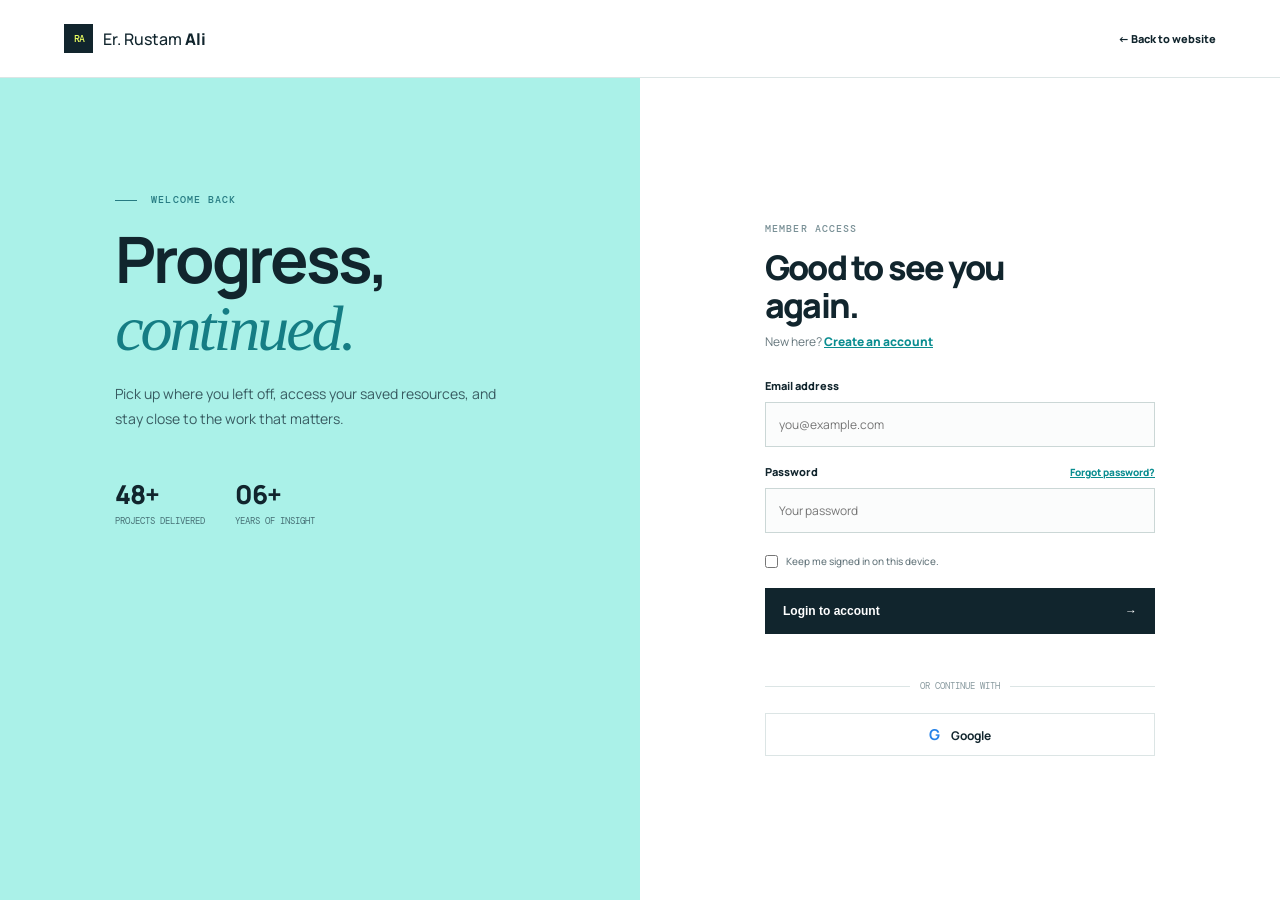
<file: login.html>
<!DOCTYPE html><html lang="en"><head><meta charset="UTF-8"><meta name="viewport" content="width=device-width, initial-scale=1.0"><meta name="description" content="Login to your Er. Rustam Ali account."><title>Login | Er. Rustam Ali</title><link rel="preconnect" href="https://fonts.googleapis.com"><link rel="preconnect" href="https://fonts.gstatic.com" crossorigin><link href="https://fonts.googleapis.com/css2?family=DM+Mono:wght@400;500&family=Manrope:wght@400;500;600;700;800&display=swap" rel="stylesheet"><link rel="stylesheet" href="styles.css"><link rel="stylesheet" href="auth.css"></head><body class="auth-page"><a class="skip-link" href="#login-form">Skip to form</a><header class="auth-header"><a class="brand" href="index.html"><span class="brand-mark">RA</span><span>Er. Rustam <strong>Ali</strong></span></a><a class="back-home" href="index.html">← Back to website</a></header><main class="auth-layout login-layout"><section class="auth-intro"><p class="eyebrow"><span></span> WELCOME BACK</p><h1>Progress,<br><em>continued.</em></h1><p>Pick up where you left off, access your saved resources, and stay close to the work that matters.</p><div class="auth-stats"><div><strong>48+</strong><span>Projects delivered</span></div><div><strong>06+</strong><span>Years of insight</span></div></div></section><section class="auth-panel"><div class="auth-card"><p class="eyebrow">MEMBER ACCESS</p><h2>Good to see you<br>again.</h2><p class="auth-subtitle">New here? <a href="signin.html">Create an account</a></p><form id="login-form" class="auth-form"><label for="email">Email address</label><input id="email" type="email" autocomplete="email" placeholder="you@example.com" required><div class="label-row"><label for="password">Password</label><a href="#reset">Forgot password?</a></div><input id="password" type="password" autocomplete="current-password" placeholder="Your password" required><label class="check-label"><input type="checkbox"><span>Keep me signed in on this device.</span></label><button class="button auth-submit" type="submit">Login to account <span>→</span></button><p class="auth-status" aria-live="polite"></p></form><div class="auth-divider"><span>OR CONTINUE WITH</span></div><button class="social-button" type="button"><b>G</b> Google</button></div></section></main><script src="auth.js"></script></body></html>
</file>
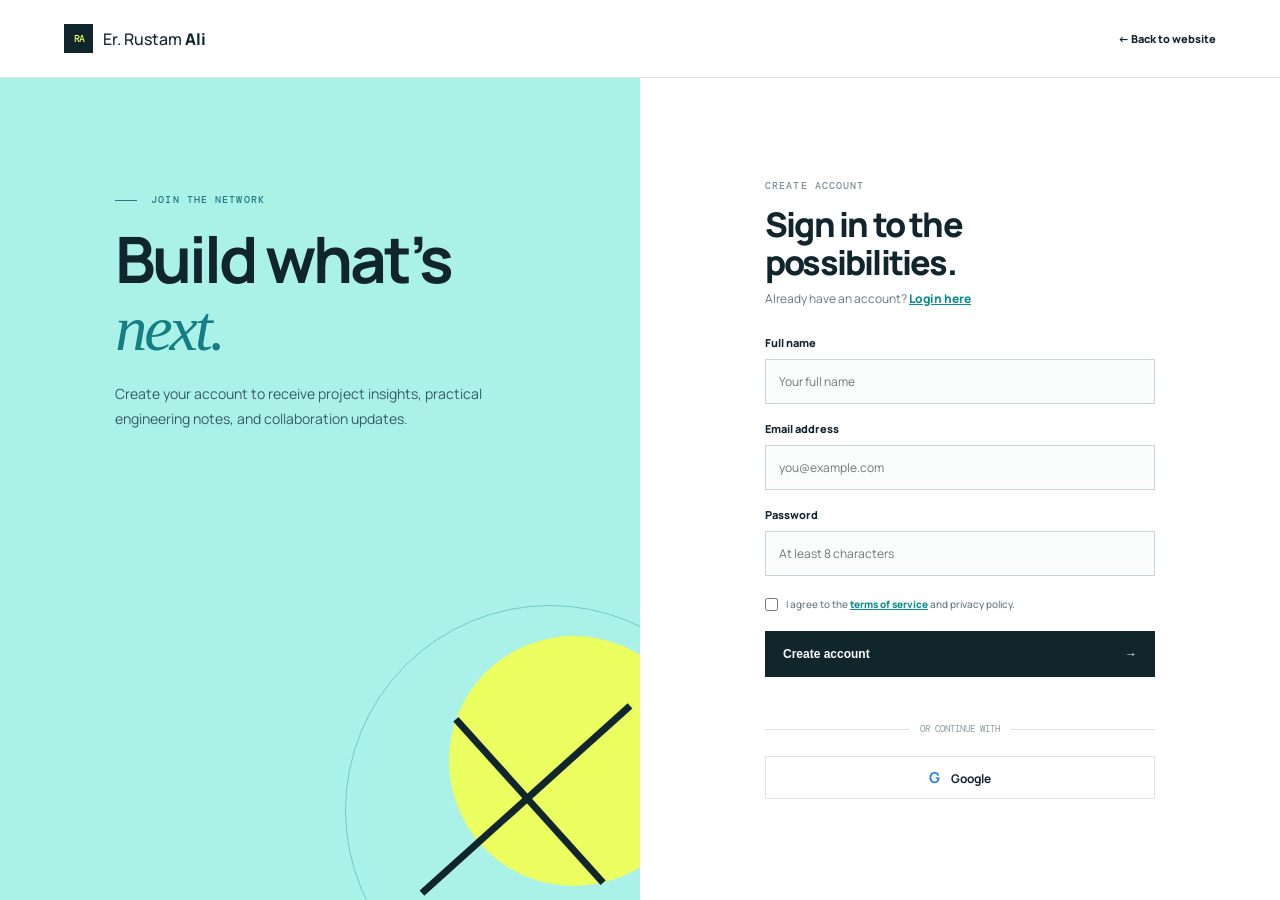
<file: signin.html>
<!DOCTYPE html><html lang="en"><head><meta charset="UTF-8"><meta name="viewport" content="width=device-width, initial-scale=1.0"><meta name="description" content="Create an Er. Rustam Ali account."><title>Sign In | Er. Rustam Ali</title><link rel="preconnect" href="https://fonts.googleapis.com"><link rel="preconnect" href="https://fonts.gstatic.com" crossorigin><link href="https://fonts.googleapis.com/css2?family=DM+Mono:wght@400;500&family=Manrope:wght@400;500;600;700;800&display=swap" rel="stylesheet"><link rel="stylesheet" href="styles.css"><link rel="stylesheet" href="auth.css"></head><body class="auth-page"><a class="skip-link" href="#signup-form">Skip to form</a><header class="auth-header"><a class="brand" href="index.html"><span class="brand-mark">RA</span><span>Er. Rustam <strong>Ali</strong></span></a><a class="back-home" href="index.html">← Back to website</a></header><main class="auth-layout"><section class="auth-intro"><p class="eyebrow"><span></span> JOIN THE NETWORK</p><h1>Build what’s<br><em>next.</em></h1><p>Create your account to receive project insights, practical engineering notes, and collaboration updates.</p><div class="auth-art" aria-hidden="true"><div></div><span></span><i></i></div></section><section class="auth-panel"><div class="auth-card"><p class="eyebrow">CREATE ACCOUNT</p><h2>Sign in to the<br>possibilities.</h2><p class="auth-subtitle">Already have an account? <a href="login.html">Login here</a></p><form id="signup-form" class="auth-form"><label for="name">Full name</label><input id="name" type="text" autocomplete="name" placeholder="Your full name" required><label for="email">Email address</label><input id="email" type="email" autocomplete="email" placeholder="you@example.com" required><label for="password">Password</label><input id="password" type="password" autocomplete="new-password" placeholder="At least 8 characters" minlength="8" required><label class="check-label"><input type="checkbox" required><span>I agree to the <a href="#terms">terms of service</a> and privacy policy.</span></label><button class="button auth-submit" type="submit">Create account <span>→</span></button><p class="auth-status" aria-live="polite"></p></form><div class="auth-divider"><span>OR CONTINUE WITH</span></div><button class="social-button" type="button"><b>G</b> Google</button></div></section></main><script src="auth.js"></script></body></html>
</file>
<file: styles.css>
:root{--ink:#11252d;--muted:#66777d;--line:#dce5e5;--paper:#f6f8f7;--white:#fff;--cyan:#aaf1e8;--accent:#ebff60;--dark:#0d2027;--sans:'Manrope',Arial,sans-serif;--mono:'DM Mono',monospace}*{box-sizing:border-box}html{scroll-behavior:smooth}body{margin:0;background:var(--paper);color:var(--ink);font-family:var(--sans);font-size:14px}.site-shell{max-width:1600px;margin:auto;background:#fff;min-height:100vh}.skip-link{position:fixed;left:12px;top:-60px;background:var(--dark);color:#fff;padding:10px;z-index:30}.skip-link:focus{top:12px}.site-header{height:82px;display:flex;align-items:center;padding:0 38px;border-bottom:1px solid var(--line);gap:36px}.brand{display:flex;align-items:center;gap:10px;color:var(--ink);font-size:16px;font-weight:500;text-decoration:none;white-space:nowrap}.brand strong{font-weight:800}.brand-mark{display:grid;place-items:center;width:29px;height:29px;background:var(--ink);color:var(--accent);font:500 10px var(--mono);letter-spacing:-1px}.main-nav{margin:auto;display:flex;height:100%;align-items:center;gap:30px}.main-nav a,.text-action{color:var(--muted);text-decoration:none;font-size:12px;font-weight:700}.main-nav a{height:100%;display:flex;align-items:center;border-bottom:2px solid transparent}.main-nav a:hover,.main-nav a.active{color:var(--ink);border-color:var(--ink)}.header-actions{display:flex;align-items:center;gap:12px}.icon-button{border:0;background:transparent;color:var(--ink);font-size:22px;width:29px;height:35px;cursor:pointer}.button{display:inline-flex;align-items:center;gap:20px;background:var(--ink);color:white;text-decoration:none;padding:15px 19px;font-size:12px;font-weight:800}.button:hover{background:#244650}.button-small{padding:11px 14px;gap:14px}.menu-toggle{display:none;border:0;background:none;padding:6px;cursor:pointer}.menu-toggle i{display:block;width:23px;height:2px;background:var(--ink);margin:4px}.announcement{min-height:42px;background:var(--cyan);padding:0 38px;display:flex;align-items:center;gap:10px;font:11px var(--mono)}.announcement p{margin:0}.announcement a{margin-left:auto;color:var(--ink);font-weight:bold;text-decoration:none}.pulse{width:7px;height:7px;background:var(--ink);border-radius:50%}.page-grid{display:grid;grid-template-columns:210px minmax(0,1fr) 305px}.left-sidebar{padding:38px 21px;border-right:1px solid var(--line)}.sidebar-heading{font:700 10px var(--mono);letter-spacing:1px;color:#829196;text-transform:uppercase;margin-bottom:18px}.sidebar-heading span{color:#1aabb1;margin-right:11px}.side-nav{display:grid;gap:3px;margin-bottom:46px}.side-nav a{padding:11px 8px;color:#66777d;text-decoration:none;font-size:12px;font-weight:700}.side-nav a span{display:inline-block;width:24px;font-size:16px}.side-nav a:hover,.side-nav .selected{background:#eff5f4;color:var(--ink)}.sidebar-card{padding:19px 17px}.dark-card{background:var(--dark);color:#fff}.eyebrow{font:500 10px var(--mono);letter-spacing:1.1px;margin:0;color:#799096}.dark-card .eyebrow{color:#9eb4b8}.dark-card strong{display:block;font-size:19px;line-height:1.25;margin:17px 0 28px}.dark-card a{color:var(--accent);font-size:10px;text-decoration:none;font-weight:bold}.dark-card a span{margin-left:6px}.content-area{overflow:hidden}.hero{min-height:462px;display:grid;grid-template-columns:1.17fr .83fr;border-bottom:1px solid var(--line)}.hero-copy{padding:69px 48px 48px}.hero .eyebrow{color:#267b82}.hero .eyebrow span{display:inline-block;width:22px;height:1px;background:#267b82;vertical-align:middle;margin-right:7px}h1,h2,h3,p{margin-top:0}h1{font-size:clamp(38px,3.7vw,64px);letter-spacing:-3px;line-height:1.04;margin:21px 0}h1 em,h2 em{font-family:Georgia,serif;font-weight:400}h1 em{color:#16a7a9}.hero-text{max-width:425px;color:var(--muted);line-height:1.75;font-size:13px;margin:0 0 28px}.hero-actions{display:flex;align-items:center;gap:23px}.play-link{color:var(--ink);text-decoration:none;font-size:12px;font-weight:bold}.play-link span{display:inline-grid;place-items:center;border:1px solid var(--ink);border-radius:50%;width:25px;height:25px;font-size:8px;margin-right:7px}.hero-art{position:relative;min-height:330px;background:#c3f5ee;overflow:hidden}.art-grid{position:absolute;inset:0;background-image:linear-gradient(#fff6 1px,transparent 1px),linear-gradient(90deg,#fff6 1px,transparent 1px);background-size:42px 42px}.orb{position:absolute;border-radius:50%;background:#ffed6e;mix-blend-mode:multiply}.orb-one{width:230px;height:230px;right:-55px;top:45px}.orb-two{width:75px;height:75px;left:20px;bottom:-18px;background:#f7898e}.structure{position:absolute;width:250px;height:280px;right:33px;bottom:-16px;transform:skewY(-11deg)}.structure span{position:absolute;background:var(--ink)}.structure span:nth-child(1),.structure span:nth-child(2){height:7px;width:225px;left:12px;top:42px}.structure span:nth-child(2){top:132px}.structure span:nth-child(3),.structure span:nth-child(4),.structure span:nth-child(5){width:7px;height:215px;top:42px;left:23px}.structure span:nth-child(4){left:120px}.structure span:nth-child(5){left:218px}.art-label{position:absolute;bottom:24px;left:25px;font:10px var(--mono);line-height:1.3}.art-label b{font-size:18px}.metrics{display:grid;grid-template-columns:repeat(3,1fr);border-bottom:1px solid var(--line)}.metrics div{padding:24px 21px;border-right:1px solid var(--line);display:flex;gap:13px;align-items:center}.metrics div:last-child{border:0}.metrics strong{font-size:28px;letter-spacing:-2px}.metrics strong span{color:#13a7a4}.metrics p{font-size:10px;line-height:1.4;color:var(--muted);margin:0}.section-block{padding:62px 42px}.section-intro{display:flex;justify-content:space-between;align-items:end;margin-bottom:24px}.section-intro h2,.story-copy h2{font-size:28px;letter-spacing:-1.5px;margin:11px 0 0}.arrow-link{color:var(--ink);font-size:11px;text-decoration:none;font-weight:800;white-space:nowrap}.arrow-link span{margin-left:8px;font-size:17px}.service-grid{display:grid;grid-template-columns:repeat(3,1fr);gap:12px}.service-card{min-height:254px;border:1px solid var(--line);padding:18px;position:relative;display:flex;flex-direction:column}.service-card.cyan{background:var(--cyan);border-color:var(--cyan)}.card-number{font:10px var(--mono);color:#708388}.service-icon{font-size:32px;margin:25px 0 auto}.service-card h3{font-size:17px;line-height:1.2;letter-spacing:-.8px;margin:0 0 12px}.service-card p{font-size:10px;color:var(--muted);line-height:1.55;margin:0}.service-card>a{position:absolute;right:17px;bottom:15px;font-size:19px;color:var(--ink);text-decoration:none}.image-card{padding:0;border:0;overflow:hidden;color:#fff}.image-card img{width:100%;height:100%;position:absolute;object-fit:cover;filter:brightness(.48)}.image-card div{z-index:1;position:relative;height:100%;padding:18px;display:flex;flex-direction:column}.image-card .card-number{color:#d1e1df}.image-card h3{margin:auto 0 0}.image-card>a{z-index:2;color:#fff}.feature-story{margin:0 42px 65px;display:grid;grid-template-columns:1.1fr .9fr;background:#f1f5f3}.story-image{min-height:235px;position:relative}.story-image img{width:100%;height:100%;object-fit:cover}.story-badge{position:absolute;top:14px;left:14px;background:var(--accent);padding:8px;font:9px var(--mono);line-height:1.25}.story-copy{padding:31px}.story-copy h2{font-size:25px;line-height:1.18}.story-copy>p:not(.eyebrow){font-size:12px;line-height:1.7;color:var(--muted);margin:17px 0}.right-sidebar{border-left:1px solid var(--line);padding:25px 20px}.profile-card{position:relative;background:var(--ink);color:white;padding:21px 17px;min-height:178px}.avatar{width:35px;height:35px;border-radius:50%;display:grid;place-items:center;background:var(--accent);color:var(--ink);font:10px var(--mono);margin-bottom:22px}.profile-card .eyebrow{color:#9cb2b5;font-size:8px}.profile-card h2{font-size:22px;line-height:1.1;letter-spacing:-1px;margin:7px 0}.round-arrow{position:absolute;right:17px;bottom:17px;width:31px;height:31px;border:1px solid #547078;border-radius:50%;display:grid;place-items:center;color:var(--accent);text-decoration:none}.updates-card{padding:28px 0 18px}.updates-top{display:flex;justify-content:space-between;align-items:center}.updates-top a{font-size:10px;color:var(--ink);font-weight:bold}.updates-card article{padding:20px 0;border-bottom:1px solid var(--line)}.tag{font:9px var(--mono);color:#238e91}.updates-card h3{font-size:14px;line-height:1.35;margin:10px 0}.updates-card article p{font:9px var(--mono);color:#8a9ba0;margin:0}.newsletter{margin-top:17px;padding:18px;background:#eff5f4}.newsletter h3{font-size:16px;letter-spacing:-.5px;margin:10px 0 17px}.newsletter form{display:flex;border-bottom:1px solid var(--ink)}.newsletter input{min-width:0;width:100%;border:0;background:transparent;padding:8px 0;font:10px var(--sans);outline:none}.newsletter button{border:0;background:transparent;font-size:19px;cursor:pointer}.form-note{font-size:9px;line-height:1.5;color:var(--muted);margin:10px 0 0}.site-footer{background:var(--dark);padding:39px 42px;color:#c9d6d5;display:grid;grid-template-columns:1fr auto;gap:28px}.footer-brand{color:#fff}.footer-brand .brand-mark{background:var(--accent);color:var(--ink)}.site-footer>div>p{font-size:11px;color:#93a8ab;margin:12px 0 0}.footer-links{display:flex;gap:20px;align-items:start}.footer-links a{font-size:11px;color:#c9d6d5;text-decoration:none}.copyright{font:9px var(--mono);color:#7e9598;margin:0;grid-column:1/-1}@media(max-width:1100px){.page-grid{grid-template-columns:180px minmax(0,1fr)}.right-sidebar{grid-column:1/-1;display:grid;grid-template-columns:1fr 1fr 1fr;gap:20px;border-left:0;border-top:1px solid var(--line)}.updates-card{padding:0}.newsletter{margin:0}.profile-card{min-height:160px}.main-nav{gap:17px}.desktop-only{display:none}}@media(max-width:760px){.site-header{height:68px;padding:0 20px}.main-nav{display:none;position:absolute;z-index:10;left:0;right:0;top:68px;height:auto;background:white;border-bottom:1px solid var(--line);padding:12px 20px;flex-direction:column;align-items:stretch;gap:0}.main-nav.open{display:flex}.main-nav a{height:auto;padding:12px 0}.menu-toggle{display:block}.announcement{padding:10px 20px;line-height:1.4}.announcement a{display:none}.page-grid{display:block}.left-sidebar{display:none}.hero{grid-template-columns:1fr}.hero-copy{padding:50px 25px 35px}.hero-art{min-height:260px}.metrics{grid-template-columns:1fr}.metrics div{padding:16px 25px;border-right:0;border-bottom:1px solid var(--line)}.section-block{padding:48px 25px}.section-intro{display:block}.section-intro .arrow-link{display:inline-block;margin-top:17px}.service-grid{grid-template-columns:1fr}.service-card{min-height:210px}.feature-story{margin:0 25px 48px;grid-template-columns:1fr}.story-image{min-height:210px}.right-sidebar{display:block;padding:25px}.updates-card{padding:28px 0}.newsletter{margin-top:15px}.site-footer{padding:31px 25px;display:block}.footer-links{margin:24px 0;flex-wrap:wrap}.copyright{margin-top:24px}h1{letter-spacing:-2px}.hero-actions{flex-wrap:wrap}}@media(max-width:400px){.text-action{display:none}.hero-copy{padding-left:20px;padding-right:20px}.section-block{padding-left:20px;padding-right:20px}.feature-story{margin-left:20px;margin-right:20px}.right-sidebar{padding:20px}}
</file>
<file: auth.css>
body.auth-page{min-height:100vh;background:#f6f8f7}.auth-header{height:78px;padding:0 clamp(22px,5vw,75px);display:flex;align-items:center;justify-content:space-between;background:#fff;border-bottom:1px solid #dce5e5}.back-home{font:800 11px 'Manrope',sans-serif;color:#11252d;text-decoration:none}.auth-layout{min-height:calc(100vh - 78px);display:grid;grid-template-columns:1fr 1fr}.auth-intro{position:relative;overflow:hidden;padding:clamp(58px,9vw,130px) clamp(30px,9vw,140px);background:#aaf1e8}.auth-intro .eyebrow{color:#267b82}.auth-intro .eyebrow span{display:inline-block;width:22px;height:1px;background:#267b82;vertical-align:middle;margin-right:7px}.auth-intro h1{position:relative;z-index:1;font-size:clamp(44px,5vw,76px);letter-spacing:-3px;line-height:1.04;margin:20px 0}.auth-intro h1 em{font-family:Georgia,serif;font-weight:400;color:#157d84}.auth-intro>p:not(.eyebrow){position:relative;z-index:1;max-width:410px;color:#385b61;line-height:1.75}.auth-art{position:absolute;width:410px;height:410px;border:1px solid #70cbc3;border-radius:50%;right:-115px;bottom:-115px}.auth-art div{position:absolute;width:250px;height:250px;border-radius:50%;background:#ebff60;right:55px;top:30px}.auth-art span,.auth-art i{position:absolute;background:#11252d;display:block}.auth-art span{width:280px;height:7px;transform:rotate(-42deg);left:40px;top:190px}.auth-art i{height:220px;width:7px;transform:rotate(-42deg);left:180px;top:85px}.auth-panel{display:grid;place-items:center;background:#fff;padding:45px 30px}.auth-card{width:min(100%,390px)}.auth-card h2{font:800 34px/1.12 'Manrope',sans-serif;letter-spacing:-1.8px;margin:13px 0 9px}.auth-subtitle{font:12px 'Manrope',sans-serif;color:#66777d;margin-bottom:28px}.auth-subtitle a,.label-row a,.check-label a{color:#0a8d90;font-weight:800}.auth-form{display:grid;gap:9px}.auth-form label{font:800 11px 'Manrope',sans-serif}.auth-form input:not([type=checkbox]){height:45px;border:1px solid #cbd7d6;background:#fbfcfc;padding:0 13px;font:12px 'Manrope',sans-serif;color:#11252d;outline-color:#168d90;margin-bottom:8px}.label-row{display:flex;align-items:center;justify-content:space-between}.label-row a{font:800 10px 'Manrope',sans-serif}.check-label{display:flex;align-items:flex-start;gap:8px;margin:4px 0 11px;color:#66777d;font-weight:500!important;font-size:10px!important;line-height:1.45}.check-label input{accent-color:#11252d;margin:1px 0 0}.auth-submit{width:100%;border:0;justify-content:space-between;cursor:pointer;padding:16px 18px}.auth-status{min-height:16px;margin:0;color:#167f70;font:700 11px 'Manrope',sans-serif}.auth-divider{position:relative;text-align:center;margin:21px 0;color:#8a9ba0;font:9px 'DM Mono',monospace}.auth-divider:before{content:"";position:absolute;top:50%;left:0;right:0;border-top:1px solid #dce5e5}.auth-divider span{position:relative;z-index:1;background:white;padding:0 10px}.social-button{width:100%;height:43px;border:1px solid #dce5e5;background:white;color:#11252d;font:700 12px 'Manrope',sans-serif;cursor:pointer}.social-button b{font-size:15px;color:#2582e8;margin-right:9px}.auth-stats{display:flex;gap:30px;margin-top:45px;position:relative;z-index:1}.auth-stats div{display:grid;gap:3px}.auth-stats strong{font:800 26px 'Manrope',sans-serif;letter-spacing:-1px}.auth-stats span{font:9px 'DM Mono',monospace;color:#477176;text-transform:uppercase}@media(max-width:760px){.auth-header{height:68px;padding:0 20px}.auth-layout{min-height:calc(100vh - 68px);grid-template-columns:1fr}.auth-intro{min-height:315px;padding:54px 25px}.auth-intro h1{font-size:47px}.auth-art{transform:scale(.65);transform-origin:bottom right}.auth-panel{padding:42px 25px}.login-layout .auth-intro{min-height:280px}.auth-stats{margin-top:25px}}
</file>
